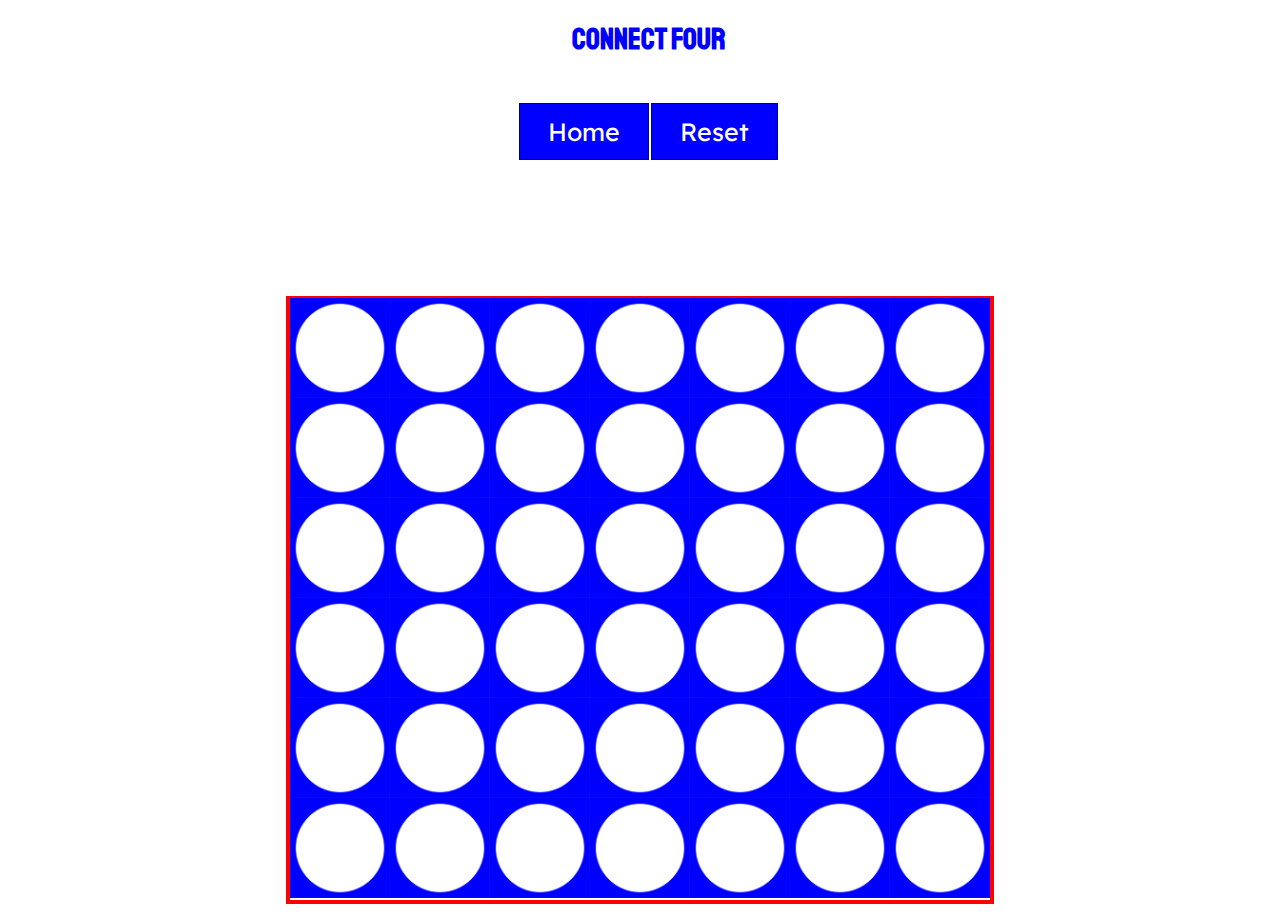
<file: index.html>
<!DOCTYPE html>
<html>

	<head>

		<!-- meta tags and title -->
		<meta charset="UTF-8">
		<meta name="viewport" content="width=device-width, initial-scale=1.0">
		<title>Connect Four</title>
    
    <link rel="preconnect" href="https://fonts.googleapis.com">
<link rel="preconnect" href="https://fonts.gstatic.com" crossorigin>
<link href="https://fonts.googleapis.com/css2?family=Bakbak+One&family=Flavors&family=Readex+Pro&family=Roboto+Slab&display=swap" rel="stylesheet">
    
    <link rel="preconnect" href="https://fonts.googleapis.com">
<link rel="preconnect" href="https://fonts.gstatic.com" crossorigin>
<link href="https://fonts.googleapis.com/css2?family=Staatliches&display=swap" rel="stylesheet">

		<!-- external and on-page CSS goes here -->
		<link rel="stylesheet" href="style.css" media="all">
		<style>
			/* on-page CSS, if any, goes here */
		</style>

		<!-- external and on-page JavaScript goes here -->
		<script type="text/javascript" src="scripts.js" defer></script>
		<script>
			// on-page JavaScript, if any, goes here
		</script>

	</head>

	<body>

		<div id="topheader">
      <h1>Connect Four</h1>
      
     
       <button id="tohome"><a href="homepage.html">Home</a></button>
       
       <button id="playagn" onclick="startNewGame()">Reset</button>
    </div>
    
   
    
    <div>
      
     <p class="plyrtrn"></p>
      

    </div>
    
   

    <div id="board">
    
      
       <div id="row6">
        <img class="cell" id="r6c1" onclick="fillCell('r6c1')" src="board-cell.png">
        <img class="cell" id="r6c2" onclick="fillCell('r6c2')" src="board-cell.png">
        <img class="cell" id="r6c3" onclick="fillCell('r6c3')" src="board-cell.png">
        <img class="cell" id="r6c4" onclick="fillCell('r6c4')" src="board-cell.png">
        <img class="cell" id="r6c5" onclick="fillCell('r6c5')" src="board-cell.png">
        <img class="cell" id="r6c6" onclick="fillCell('r6c6')" src="board-cell.png">
        <img class="cell" id="r6c7" onclick="fillCell('r6c7')" src="board-cell.png">
      </div>
      
       <div id="row5">
        <img class="cell" id="r5c1" onclick="fillCell('r5c1')" src="board-cell.png">
        <img class="cell" id="r5c2" onclick="fillCell('r5c2')" src="board-cell.png">
        <img class="cell" id="r5c3" onclick="fillCell('r5c3')" src="board-cell.png">
        <img class="cell" id="r5c4" onclick="fillCell('r5c4')" src="board-cell.png">
        <img class="cell" id="r5c5" onclick="fillCell('r5c5')" src="board-cell.png">
        <img class="cell" id="r5c6" onclick="fillCell('r5c6')" src="board-cell.png">
        <img class="cell" id="r5c7" onclick="fillCell('r5c7')" src="board-cell.png">
      </div>
      
       <div id="row4">
        <img class="cell" id="r4c1" onclick="fillCell('r4c1')" src="board-cell.png">
        <img class="cell" id="r4c2" onclick="fillCell('r4c2')" src="board-cell.png">
        <img class="cell" id="r4c3" onclick="fillCell('r4c3')" src="board-cell.png">
        <img class="cell" id="r4c4" onclick="fillCell('r4c4')" src="board-cell.png">
        <img class="cell" id="r4c5" onclick="fillCell('r4c5')" src="board-cell.png">
        <img class="cell" id="r4c6" onclick="fillCell('r4c6')" src="board-cell.png">
        <img class="cell" id="r4c7" onclick="fillCell('r4c7')" src="board-cell.png">
      </div>
      
      
       <div id="row3">
        <img class="cell" id="r3c1" onclick="fillCell('r3c1')" src="board-cell.png">
        <img class="cell" id="r3c2" onclick="fillCell('r3c2')" src="board-cell.png">
        <img class="cell" id="r3c3" onclick="fillCell('r3c3')" src="board-cell.png">
        <img class="cell" id="r3c4" onclick="fillCell('r3c4')" src="board-cell.png">
        <img class="cell" id="r3c5" onclick="fillCell('r3c5')" src="board-cell.png">
        <img class="cell" id="r3c6" onclick="fillCell('r3c6')" src="board-cell.png">
        <img class="cell" id="r3c7" onclick="fillCell('r3c7')" src="board-cell.png">
      </div>
      
      
       <div id="row2">
        <img class="cell" id="r2c1" onclick="fillCell('r2c1')" src="board-cell.png">
        <img class="cell" id="r2c2" onclick="fillCell('r2c2')" src="board-cell.png">
        <img class="cell" id="r2c3" onclick="fillCell('r2c3')" src="board-cell.png">
        <img class="cell" id="r2c4" onclick="fillCell('r2c4')" src="board-cell.png">
        <img class="cell" id="r2c5" onclick="fillCell('r2c5')" src="board-cell.png">
        <img class="cell" id="r2c6" onclick="fillCell('r2c6')" src="board-cell.png">
        <img class="cell" id="r2c7" onclick="fillCell('r2c7')" src="board-cell.png">
      </div>
      
       <div id="row1">
        <img class="cell" id="r1c1" onclick="fillCell('r1c1')" src="board-cell.png">
        <img class="cell" id="r1c2" onclick="fillCell('r1c2')" src="board-cell.png">
        <img class="cell" id="r1c3" onclick="fillCell('r1c3')" src="board-cell.png">
        <img class="cell" id="r1c4" onclick="fillCell('r1c4')" src="board-cell.png">
        <img class="cell" id="r1c5" onclick="fillCell('r1c5')" src="board-cell.png">
        <img class="cell" id="r1c6" onclick="fillCell('r1c6')" src="board-cell.png">
        <img class="cell" id="r1c7" onclick="fillCell('r1c7')" src="board-cell.png">
      </div>
      
    </div>
	</body>

</html>
</file>
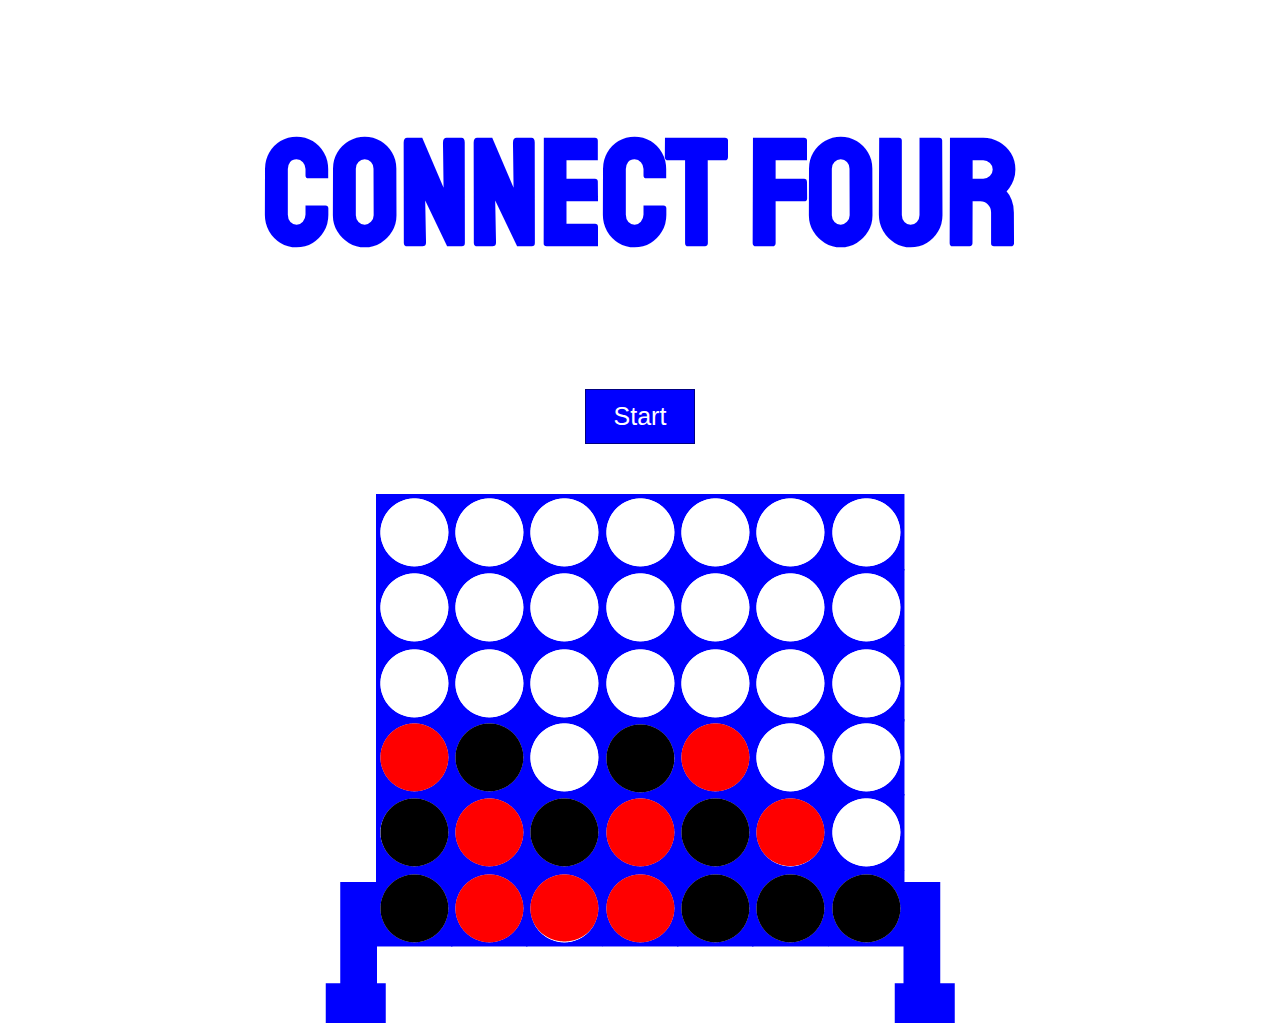
<file: homepage.html>
<!DOCTYPE html>
<html>

	<head>

		<!-- meta tags and title -->
		<meta charset="UTF-8">
		<meta name="viewport" content="width=device-width, initial-scale=1.0">
		<title>Home</title>
    
    <link rel="preconnect" href="https://fonts.googleapis.com">
<link rel="preconnect" href="https://fonts.gstatic.com" crossorigin>
<link href="https://fonts.googleapis.com/css2?family=Bakbak+One&family=Flavors&family=Roboto+Slab&display=swap" rel="stylesheet">
    
    <link rel="preconnect" href="https://fonts.googleapis.com">
<link rel="preconnect" href="https://fonts.gstatic.com" crossorigin>
<link href="https://fonts.googleapis.com/css2?family=Flavors&family=Roboto+Slab:wght@400;800&display=swap" rel="stylesheet">
    <link rel="preconnect" href="https://fonts.googleapis.com">
<link rel="preconnect" href="https://fonts.gstatic.com" crossorigin>
<link href="https://fonts.googleapis.com/css2?family=Staatliches&display=swap" rel="stylesheet">

		<!-- external and on-page CSS goes here -->
		<link rel="stylesheet" href="home.css" media="all">
		<style>
			/* on-page CSS, if any, goes here */
		</style>

		<!-- external and on-page JavaScript goes here -->
		<script type="text/javascript" src="scripts.js" defer></script>
		<script>
			// on-page JavaScript, if any, goes here
		</script>

	</head>

	<body>

		<div id="homeheader">
      <h1>Connect Four</h1>
    </div>
    
   
    
    <div id="swee">
      <form action="index.html">
        <button id="strtgm" type="submit">Start</button>
      </form>
    </div>
    
    <div id="pic">
    
    <img src="homepageimg.png">

    </div>
      
      
    </div>
	</body>

</html>
</file>
<file: style.css>
body {
  text-align: center;
  
}


#topheader {
  width: 100vw;
  height: 20vh;
font-family: 'Staatliches', cursive;
  color: blue;
  font-size: 15px;
  text-align: center;
}



#board {
  display: inline-block;
  align-items: center;
  width: 700px;
  height: 600px;
  border: 4px solid red;
  margin-top: 80px;

}

.cell {
  width: 100px;
  height: 100px;
  margin: -2px;
}

.cell:hover {
  background-color: orange;
}

#tohome {
   background-color: blue;
  border: 1px solid navy;
  color: white;
  padding: 12px 28px;
  text-align: center;
  text-decoration: none;
  font-size: 25px;
  font-family: 'Readex Pro', sans-serif;
  display: inline-block;
  margin-bottom: 30px;
  margin-top: 25px;
  
}

#tohome a {
  color: white;
  font-family: 'Readex Pro', sans-serif;
  text-decoration: none;
}

#tohome:hover {
  background-color: black;
}



#playagn {
    background-color: blue;
  border: 1px solid navy;
  color: white;
  padding: 12px 28px;
  text-align: center;
  text-decoration: none;
  font-size: 25px;
  font-family: 'Readex Pro', sans-serif;
  display: inline-block;
  margin-bottom: 30px;
  margin-top: 25px;
}

#playagn:hover {
  background-color: black;
}




#plyrtrn {
  font-size: 25px;
}
</file>
<file: home.css>
body {
  align-items: center;
  text-align: center; 
  
}


#homeheader {
  font-size: 75px;
  font-weight: 800;
  font-family: 'Staatliches', cursive;
  color: blue;
}

#pic {
  display: inline-block;
  align-items: center;
}


 
#strtgm {
  background-color: blue;
  border: 1px solid navy;
  color: white;
  padding: 12px 28px;
  text-align: center;
  text-decoration: none;
  font-size: 25px;
  font-family: helvetica;
  display: inline-block;
  margin-bottom: 50px;
 
}

#strtgm:hover {
  background-color: black;
  
}
</file>
